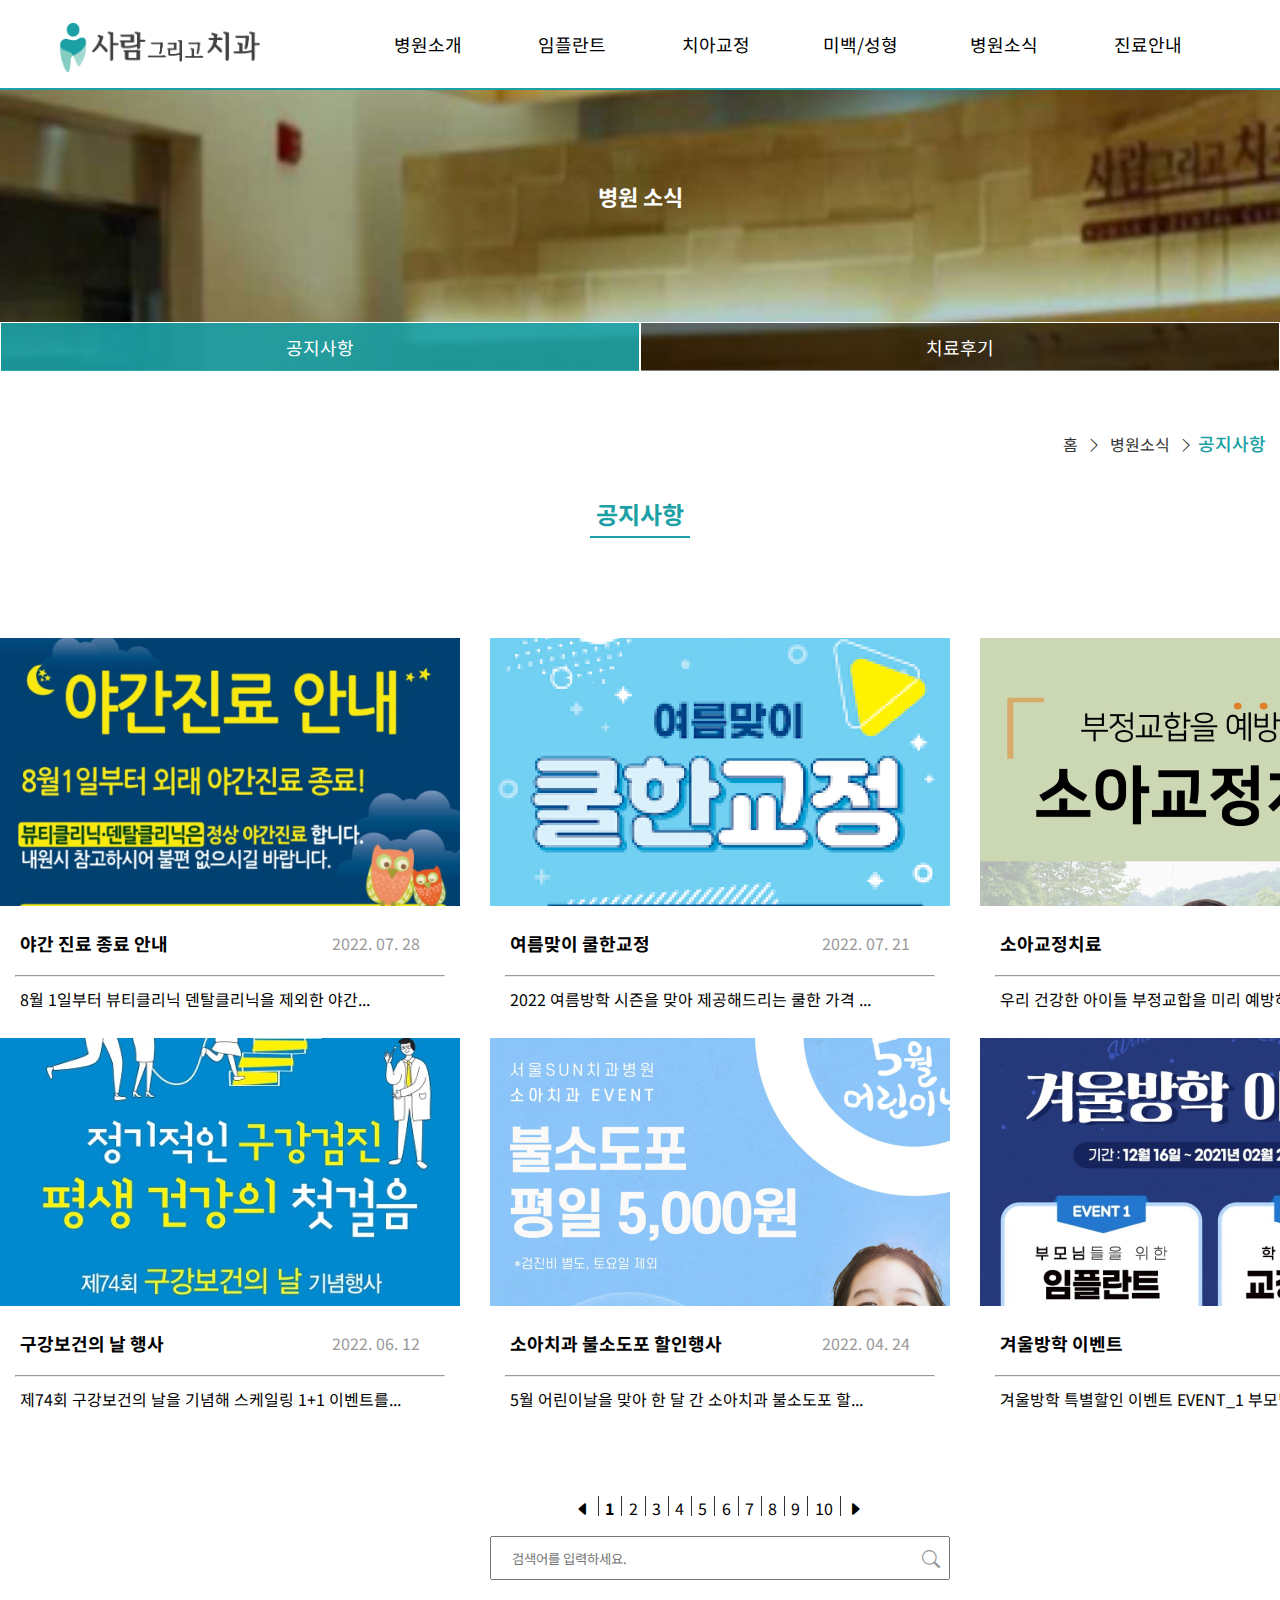
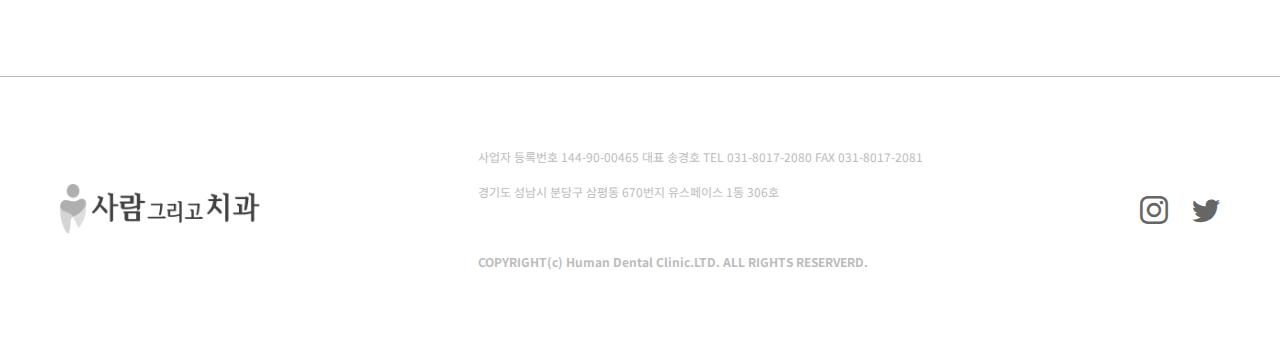
<file: community.html>
<!DOCTYPE html>
<html>
<head>
  <meta charset="utf-8">
  <meta name="viewport" content="width=device-width">
  <title>사람그리고치과</title>
  <!-- pc-community.css-->
  <link rel="stylesheet" href="css/pc-community.css" media="screen and (min-width: 768px)">
  <!-- mobile-comunity.css-->
  <link rel="stylesheet" href="css/mobile-community.css" media="screen and (max-width: 767px)">
  <!-- jquery cdn-->
  <script src="https://ajax.googleapis.com/ajax/libs/jquery/3.6.0/jquery.min.js"></script>
  <!-- header.js -->
  <script src="js/header.js"></script>
</head>
<body>
    <header>
        <div class="logo">
            <a href="index.html">
                <img src="images/logo.png" alt="logo">
            </a>
        </div>
        <i class="bi bi-list gnb-toggle"></i>
        <div id="gnb">
            <article>
                <h3>H U M A N & D E N T A L  C L I N I C</h3>
                <i class="bi bi-x gnb-close"></i>
            </article>
            <ul>
                <a href="./info.html"><li>병원소개</li></a>
                <a href="./clinic.html"><li>임플란트</li></a>
                <a href="./clinic.html"><li>치아교정</li></a>
                <a href="./clinic.html"><li>미백/성형</li></a>
                <a href="./community.html"><li>병원소식</li></a>
                <a href="./map.html"><li>진료안내</li></a>
            </ul>
        </div>
        <nav>
            <ul class="depth1">
                <li>병원소개
                    <ul class="depth2">
                        <li><a href="./info.html">의료진소개</a></li>
                    </ul>
                </li>
                <li>임플란트
                    <ul class="depth2">
                        <li><a href="./clinic.html">베이직 임플란트</a></li>
                        <li><a href="./clinic.html">레이저 임플란트</a></li>
                        <li><a href="./clinic.html">당일 즉시 임플란트 </a></li>
                        <li><a href="./clinic.html">틀니 임플란트</a></li>
                    </ul>
                </li>
                <li>치아교정
                    <ul class="depth2">
                        <li><a href="./clinic.html">수술교정</a></li>
                        <li><a href="./clinic.html">설측교정</a></li>
                        <li><a href="./clinic.html">성인교정</a></li>
                    </ul>
                </li>
                <li>미백/성형
                    <ul class="depth2">
                        <li><a href="./clinic.html">치아미백</a></li>
                        <li><a href="./clinic.html">치아성형</a></li>
                    </ul>
                </li>
                <li>병원소식
                    <ul class="depth2">
                        <li><a href="./community.html">공지사항</a></li>
                        <li><a href="./community.html">치료후기</a></li>
                    </ul>
                </li>
                <li>진료안내
                    <ul class="depth2">
                        <li><a href="./map.html">진료시간</a></li>
                        <li><a href="./map.html">오시는길</a></li>
                    </ul>
                </li>
            </ul>
        </nav>
    </header>

    <!-- 상단비주얼 -->
    <section id="title">
        <div class="title-img">
            <img src="images/community-title.png" alt="title-img">
            <h1>병원 소식</h1>
            <div class="nav-implant">
                <ul>
                    <li class="on">공지사항</li>
                    <li>치료후기</li>
                </ul>
            </div>
        </div>
        </section>
        <section class="breadcrumb">
            <p>홈&nbsp&nbsp<i class="bi bi-chevron-right"></i>&nbsp&nbsp병원소식&nbsp&nbsp<i class="bi bi-chevron-right"></i><span class="strong">&nbsp공지사항&nbsp</span></p>
        </section>
        <main>

            <h2>공지사항</h2>
            <!-- <p>사람 그리고 치과를 찾아주셔서 감사합니다.</p> -->
            <section>
                <div class="row">
                    <img src="./images/event01.jpeg" alt="이벤트썸네일">
                    <article>
                        <h6>야간 진료 종료 안내</h6>
                        <p>2022. 07. 28</p>
                    </article>
                    <hr>
                    <p> 8월 1일부터 뷰티클리닉 덴탈클리닉을 제외한 야간...</p>
                </div>
                <div class="row">
                    <img src="images/event02.jpeg" alt="이벤트썸네일">
                    <article>
                        <h6>여름맞이 쿨한교정</h6>
                        <p>2022. 07. 21</p>
                    </article>
                    <hr>
                    <p>2022 여름방학 시즌을 맞아 제공해드리는 쿨한 가격 ...</p>
                </div>
                <div class="row">
                    <img src="images/event03.jpeg" alt="이벤트썸네일">
                    <article>
                        <h6>소아교정치료</h6>
                        <p>2022. 06. 08</p>
                    </article>
                    <hr>
                    <p>우리 건강한 아이들 부정교합을 미리 예방하는 소아...</p>
                </div>
                <div class="row">
                    <img src="images/event04.jpeg" alt="이벤트썸네일">
                    <article>
                        <h6>구강보건의 날 행사</h6>
                        <p>2022. 06. 12</p>
                    </article>
                    <hr>
                    <p>제74회 구강보건의 날을 기념해 스케일링 1+1 이벤트를...</p>
                </div>
                <div class="row">
                    <img src="./images/event05.jpeg" alt="이벤트썸네일">
                    <article>
                        <h6>소아치과 불소도포 할인행사</h6>
                        <p>2022. 04. 24</p>
                    </article>
                    <hr>
                    <p>5월 어린이날을 맞아 한 달 간 소아치과 불소도포 할... </p>
                </div>
                <div class="row">
                    <img src="images/event06.jpeg" alt="이벤트썸네일">
                    <article>
                        <h6>겨울방학 이벤트</h6>
                        <p>2021. 12. 09</p>
                    </article>
                    <hr>
                    <p>겨울방학 특별할인 이벤트  EVENT_1  부모님들을 위..</p>
                </div>
            </section>
            <div class="search-box">
                <ul>
                    <li><i class="bi bi-caret-left-fill"></i></li>
                    <li>1</li>
                    <li>2</li>
                    <li>3</li>
                    <li>4</li>
                    <li>5</li>
                    <li>6</li>
                    <li>7</li>
                    <li>8</li>
                    <li>9</li>
                    <li>10</li>
                    <li><i class="bi bi-caret-right-fill"></i></li>
                </ul>
                <div class="input-box">
                <input type="text" placeholder="검색어를 입력하세요.">
                <i class="bi bi-search"></i>
            </div>
            </div>
        </main>
        <footer>
            <img src="images/footer.png" alt="footer">
            <p>사업자 등록번호 144-90-00465   대표 송경호   TEL 031-8017-2080   FAX 031-8017-2081 <br>
            경기도 성남시 분당구 삼평동 670번지 유스페이스 1동 306호 <br><br>
                
            <strong>COPYRIGHT(c) Human Dental Clinic.LTD. ALL RIGHTS RESERVERD.</strong></p>
            <div class="sns"><a href="./"><i class="bi bi-instagram"></i></a>
            <a href="./"><i class="bi bi-twitter"></i></a></div>
        </footer>
</body>
</html>
</file>
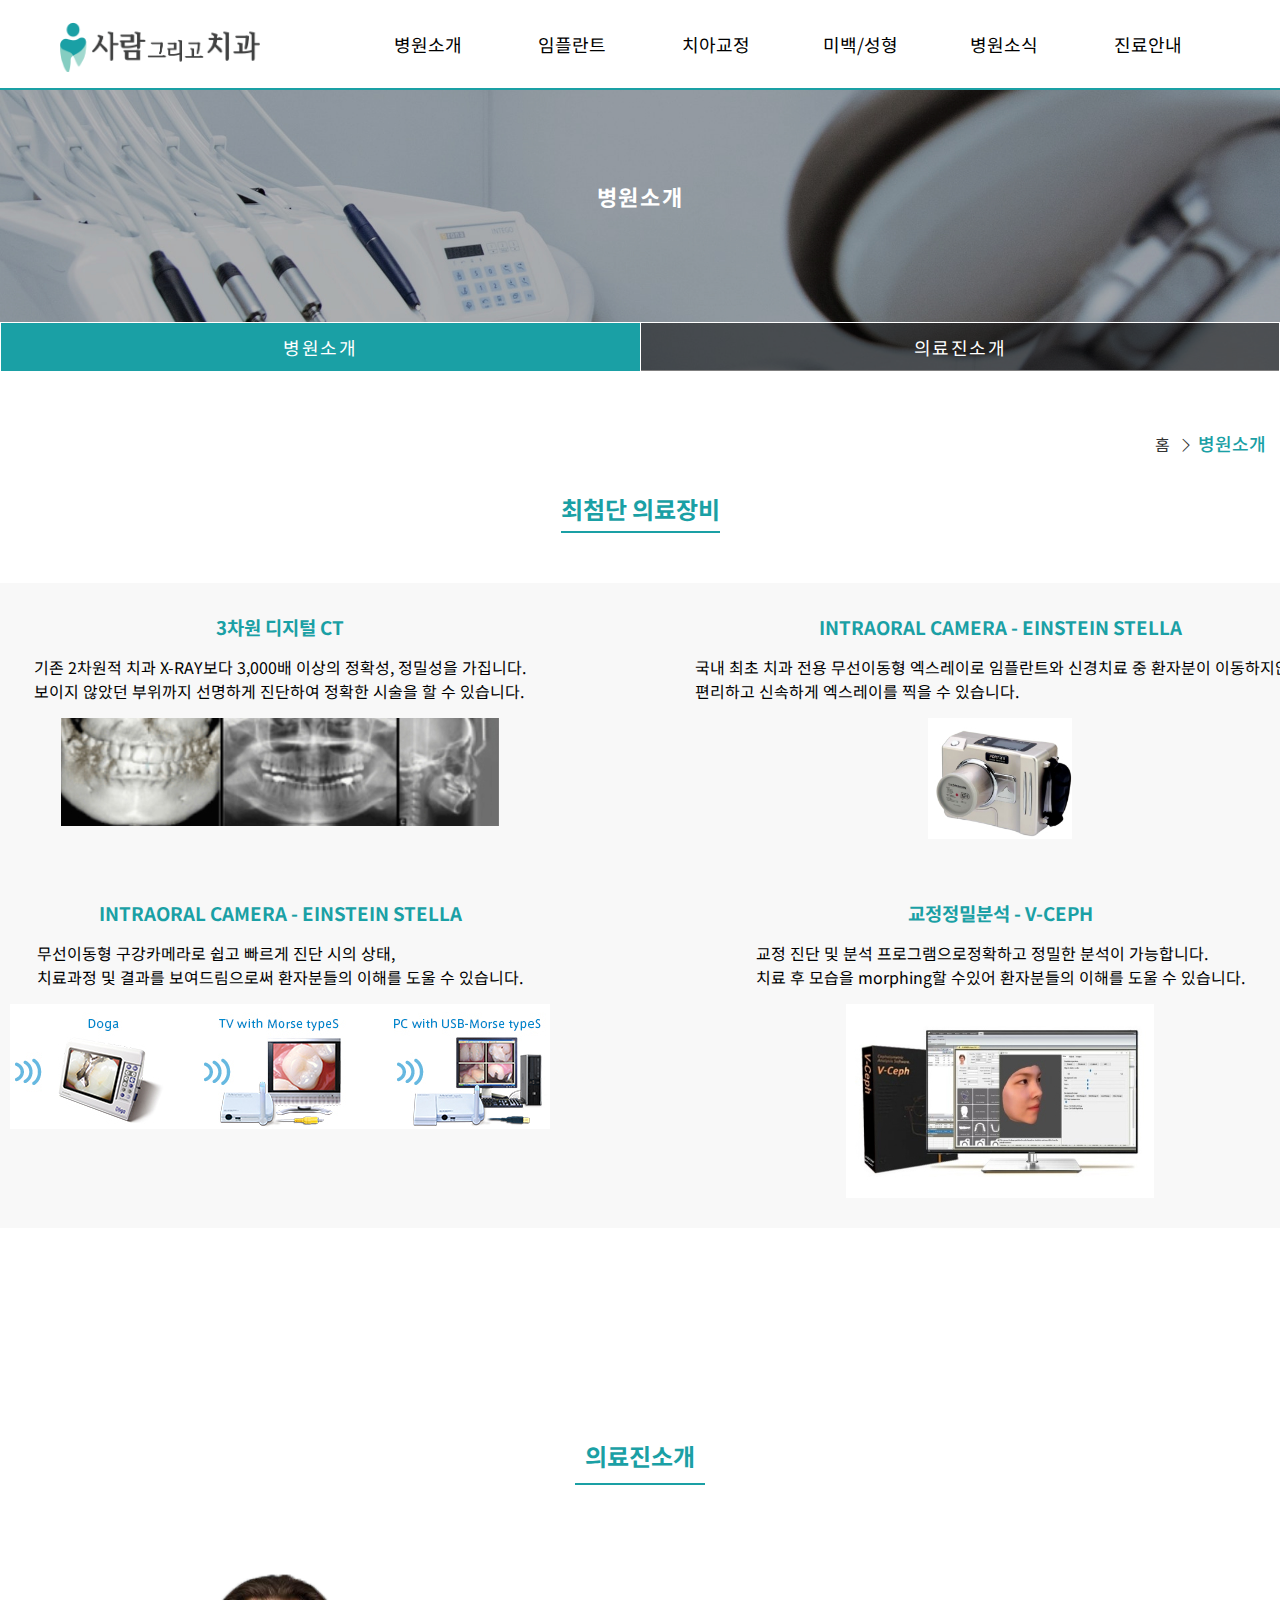
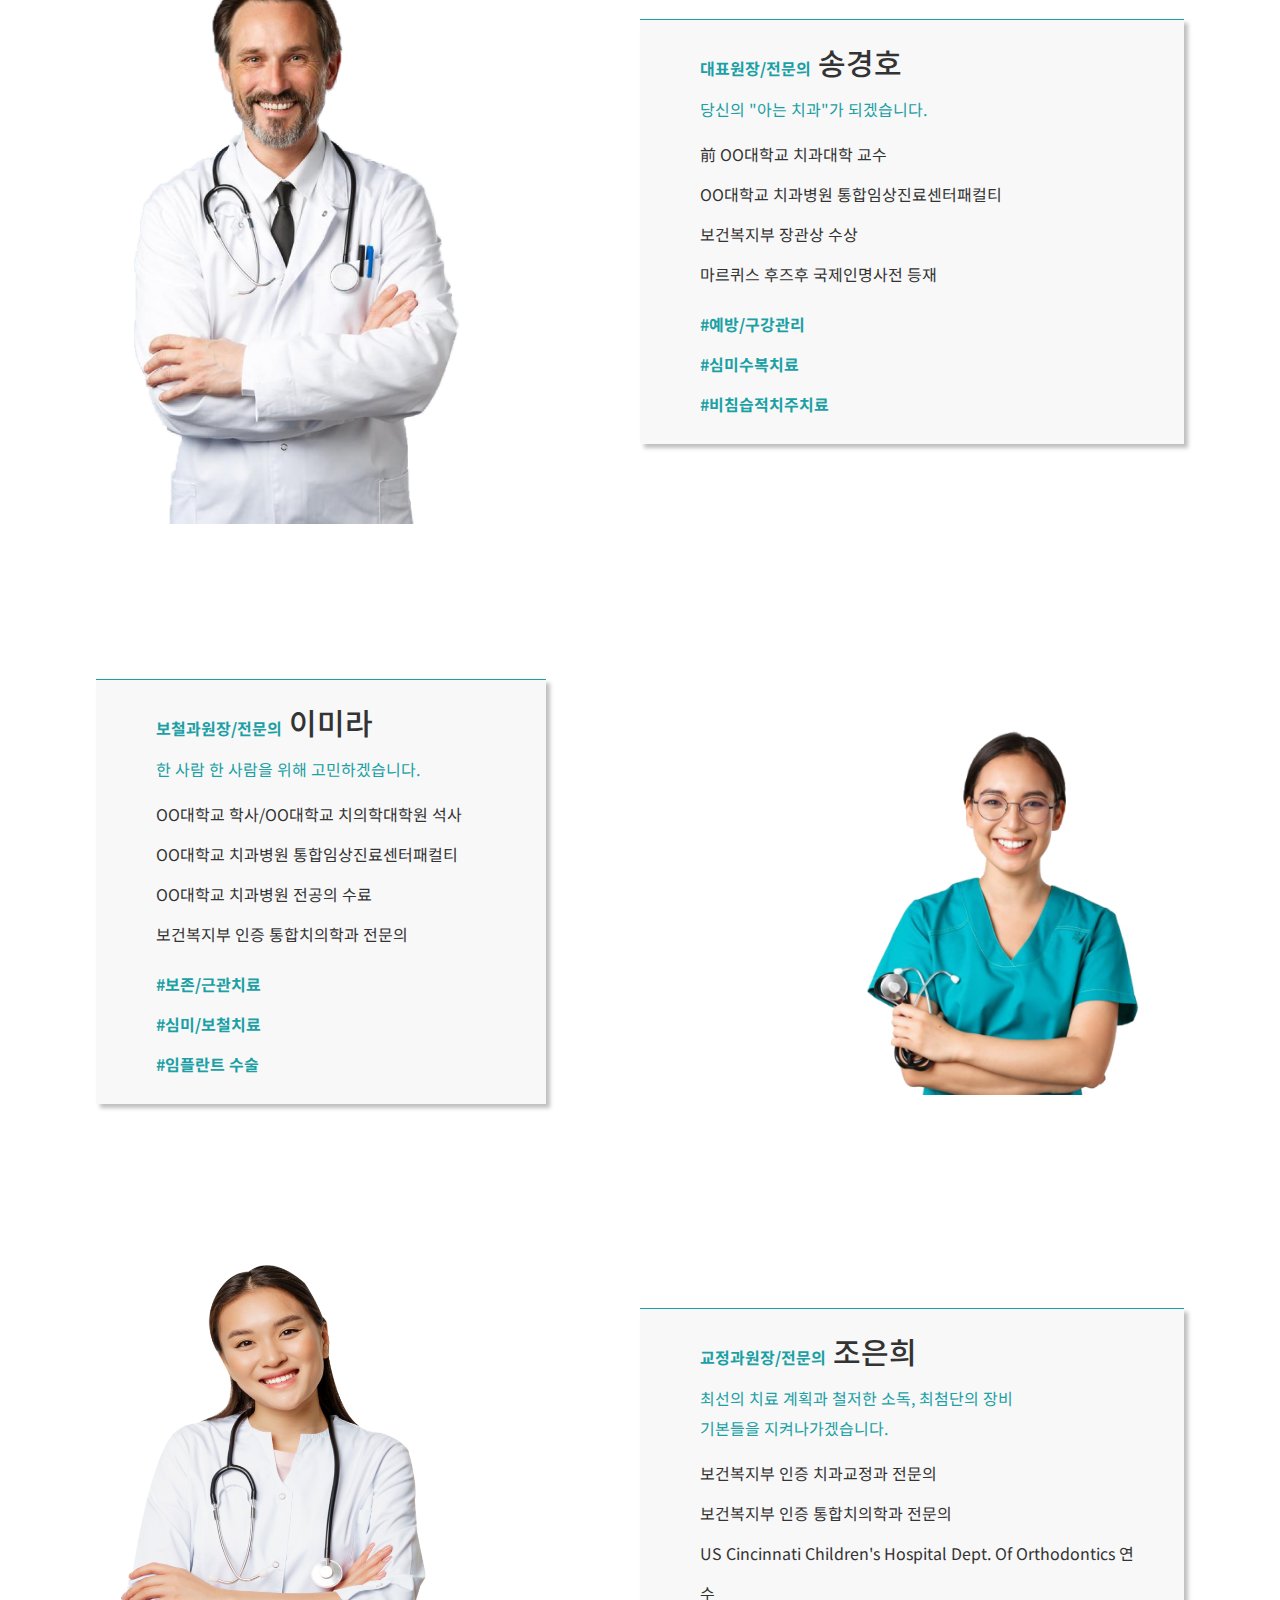
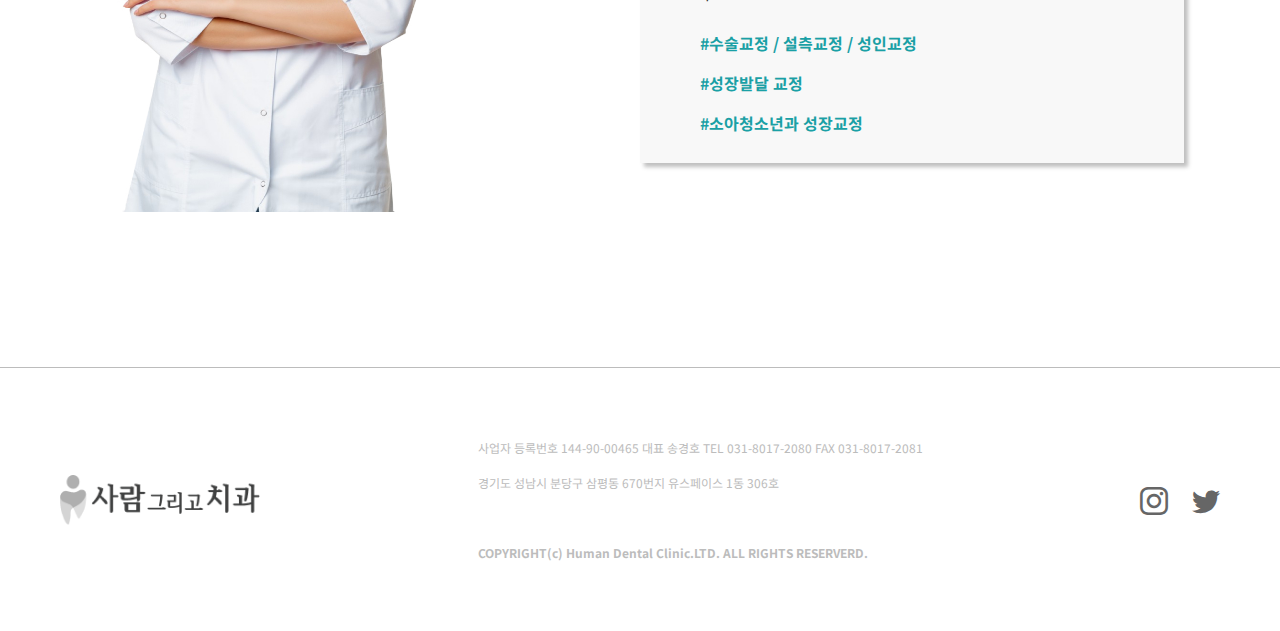
<file: info.html>
<!DOCTYPE html>
<html lang="en">

<head>
    <meta charset="UTF-8">
    <meta http-equiv="X-UA-Compatible" content="IE=edge">
    <meta name="viewport" content="width=device-width, initial-scale=1.0">
    <title>사람그리고치과</title>
    <!-- pc-info.css -->
    <link rel="stylesheet" href="css/pc-info.css" media="screen and (min-width: 768px)">
    <!-- mobile-info.css -->
    <link rel="stylesheet" href="css/mobile-info.css" media="screen and (max-width: 767px)">
    <!-- jquery cdn -->
    <script src="https://ajax.googleapis.com/ajax/libs/jquery/3.6.0/jquery.min.js"></script>
    <!-- header.js -->
    <script src="js/header.js"></script>
</head>

<body id="info">
    <header>
        <div class="logo">
            <a href="index.html">
                <img src="images/logo.png" alt="logo">
            </a>
        </div>
        <i class="bi bi-list gnb-toggle"></i>
        <div id="gnb">
            <article>
                <h3>H U M A N & D E N T A L  C L I N I C</h3>
                <i class="bi bi-x gnb-close"></i>
            </article>
            <ul>
                <a href="./info.html"><li>병원소개</li></a>
                <a href="./clinic.html"><li>임플란트</li></a>
                <a href="./clinic.html"><li>치아교정</li></a>
                <a href="./clinic.html"><li>미백/성형</li></a>
                <a href="./community.html"><li>병원소식</li></a>
                <a href="./map.html"><li>진료안내</li></a>
            </ul>
        </div>
        <nav>
            <ul class="depth1">
                <li>병원소개
                    <ul class="depth2">
                        <li><a href="./info.html">의료진소개</a></li>
                    </ul>
                </li>
                <li>임플란트
                    <ul class="depth2">
                        <li><a href="./clinic.html">베이직 임플란트</a></li>
                        <li><a href="./clinic.html">레이저 임플란트</a></li>
                        <li><a href="./clinic.html">당일 즉시 임플란트 </a></li>
                        <li><a href="./clinic.html">틀니 임플란트</a></li>
                    </ul>
                </li>
                <li>치아교정
                    <ul class="depth2">
                        <li><a href="./clinic.html">수술교정</a></li>
                        <li><a href="./clinic.html">설측교정</a></li>
                        <li><a href="./clinic.html">성인교정</a></li>
                    </ul>
                </li>
                <li>미백/성형
                    <ul class="depth2">
                        <li><a href="./clinic.html">치아미백</a></li>
                        <li><a href="./clinic.html">치아성형</a></li>
                    </ul>
                </li>
                <li>병원소식
                    <ul class="depth2">
                        <li><a href="./community.html">공지사항</a></li>
                        <li><a href="./community.html">치료후기</a></li>
                    </ul>
                </li>
                <li>진료안내
                    <ul class="depth2">
                        <li><a href="./map.html">진료시간</a></li>
                        <li><a href="./map.html">오시는길</a></li>
                    </ul>
                </li>
            </ul>
        </nav>
    </header>
    <section class="info_container">
        <section id="title">
            <div class="title-img">
                <img src="images/info_background.jpeg" alt="title-img">
                <h1>병원소개</h1>
                <div class="nav-info">
                    <ul>
                        <li onclick="scrollclinic()" class="tab_clinic on">병원소개</li>
                        <li onclick="scrolldoctor()" class="tab_doctor">의료진소개</li>
                    </ul>
                </div>
            </div>
        </section>

        <section class="breadcrumb">
            <p>홈&nbsp&nbsp<i class="bi bi-chevron-right"></i><span class="strong">&nbsp병원소개&nbsp</span></p>
        </section>
        <div class="info_clinic">
            <h2>최첨단 의료장비</h2>
            <!-- main -->

            <div class="info_clinic_background">

                <div class="info_col">
                    <h3>3차원 디지털 CT</h3>
                    <p>기존 2차원적 치과 X-RAY보다 3,000배 이상의 정확성, 정밀성을 가집니다.<br>
                        보이지 않았던 부위까지 선명하게 진단하여 정확한 시술을 할 수 있습니다.
                    </p>
                    <img src="images/info-system_1.jpeg" alt="CT">
                </div>
                <div class="info_col">
                    <h3>INTRAORAL CAMERA - EINSTEIN STELLA
                    </h3>
                    <p>국내 최초 치과 전용 무선이동형 엑스레이로 임플란트와 신경치료 중 환자분이 이동하지않고<br>
                        편리하고 신속하게 엑스레이를 찍을 수 있습니다.
                    </p>
                    <img src="images/info-system_2.jpeg" alt="X-ray">
                </div>
                <div class="info_col">
                    <h3>INTRAORAL CAMERA - EINSTEIN STELLA
                    </h3>
                    <p>무선이동형 구강카메라로 쉽고 빠르게 진단 시의 상태,<br>
                        치료과정 및 결과를 보여드림으로써 환자분들의 이해를 도울 수 있습니다.</p>
                    <img src="images/info-system_3.jpeg" alt=" CAMERA">
                </div>
                <div class="info_col">
                    <h3>교정정밀분석 - V-CEPH</h3>
                    <p>교정 진단 및 분석 프로그램으로정확하고 정밀한 분석이 가능합니다.<br>
                        치료 후 모습을 morphing할 수있어 환자분들의 이해를 도울 수 있습니다.</p>
                    <img src="images/info-system_4.jpeg" alt="V-CEPH">
                </div>
            </div>
        </div>

        <div class="info_doctor">
            <h2>의료진소개</h2>
            <div class="doctor_col">
                <ul>
                    <li><img src="images/info_doctor_1.jpeg" alt="doctor_picture"></li>
                    <li class="doctor_box">
                        <div class="doctor_box_container">
                            <h4>대표원장/전문의<span>&nbsp;송경호</span></h4>
                            <p class="comment">당신의 "아는 치과"가 되겠습니다.</p>
                            <p>前 OO대학교 치과대학 교수<br>
                                OO대학교 치과병원 통합임상진료센터패컬티<br>
                                보건복지부 장관상 수상<br>
                                마르퀴스 후즈후 국제인명사전 등재 </p>
                            <p class="tag">#예방/구강관리<br>
                                #심미수복치료<br>
                                #비침습적치주치료</p>
                        </div>
                    </li>
                </ul>
            </div>

            <div class="doctor_col">
                <ul>
                    <li class="doctor_box">
                        <div class="doctor_box_container">
                            <h4>보철과원장/전문의<span>&nbsp;이미라</span></h4>
                            <p class="comment">한 사람 한 사람을 위해 고민하겠습니다.</p>
                            <p>OO대학교 학사/OO대학교 치의학대학원 석사<br>
                                OO대학교 치과병원 통합임상진료센터패컬티<br>
                                OO대학교 치과병원 전공의 수료<br>
                                보건복지부 인증 통합치의학과 전문의
                            </p>
                            <p class="tag">#보존/근관치료<br>
                                #심미/보철치료<br>
                                #임플란트 수술</p>
                        </div>
                    </li>
                    <li> <img src="images/info_doctor_2.jpeg" alt="doctor_picture"></li>
                </ul>
            </div>
            <div class="doctor_col">
                <ul>
                    <li><img src="images/info_doctor_3.jpeg" alt="doctor_picture"></li>
                    <li class="doctor_box">
                        <div class="doctor_box_container">
                            <h4>교정과원장/전문의<span>&nbsp;조은희</span></h4>
                            <p class="comment">최선의 치료 계획과 철저한 소독, 최첨단의 장비<br>
                                기본들을 지켜나가겠습니다. </p>
                            <p>보건복지부 인증 치과교정과 전문의<br>
                                보건복지부 인증 통합치의학과 전문의<br>
                                US Cincinnati Children's Hospital Dept. Of Orthodontics 연수
                            </p>
                            <p class="tag">#수술교정 / 설측교정 / 성인교정<br>

                                #성장발달 교정<br>

                           #소아청소년과 성장교정 </p>
                        </div>
                    </li>
                </ul>
            </div>

        </div>
    </section>
    <footer>
        <img src="images/footer.png" alt="footer">
        <p>사업자 등록번호 144-90-00465   대표 송경호   TEL 031-8017-2080   FAX 031-8017-2081 <br>
        경기도 성남시 분당구 삼평동 670번지 유스페이스 1동 306호 <br><br>
            
        <strong>COPYRIGHT(c) Human Dental Clinic.LTD. ALL RIGHTS RESERVERD.</strong></p>
        <div class="sns"><a href="./"><i class="bi bi-instagram"></i></a>
        <a href="./"><i class="bi bi-twitter"></i></a></div>
    </footer>
</body>

</html>
</file>
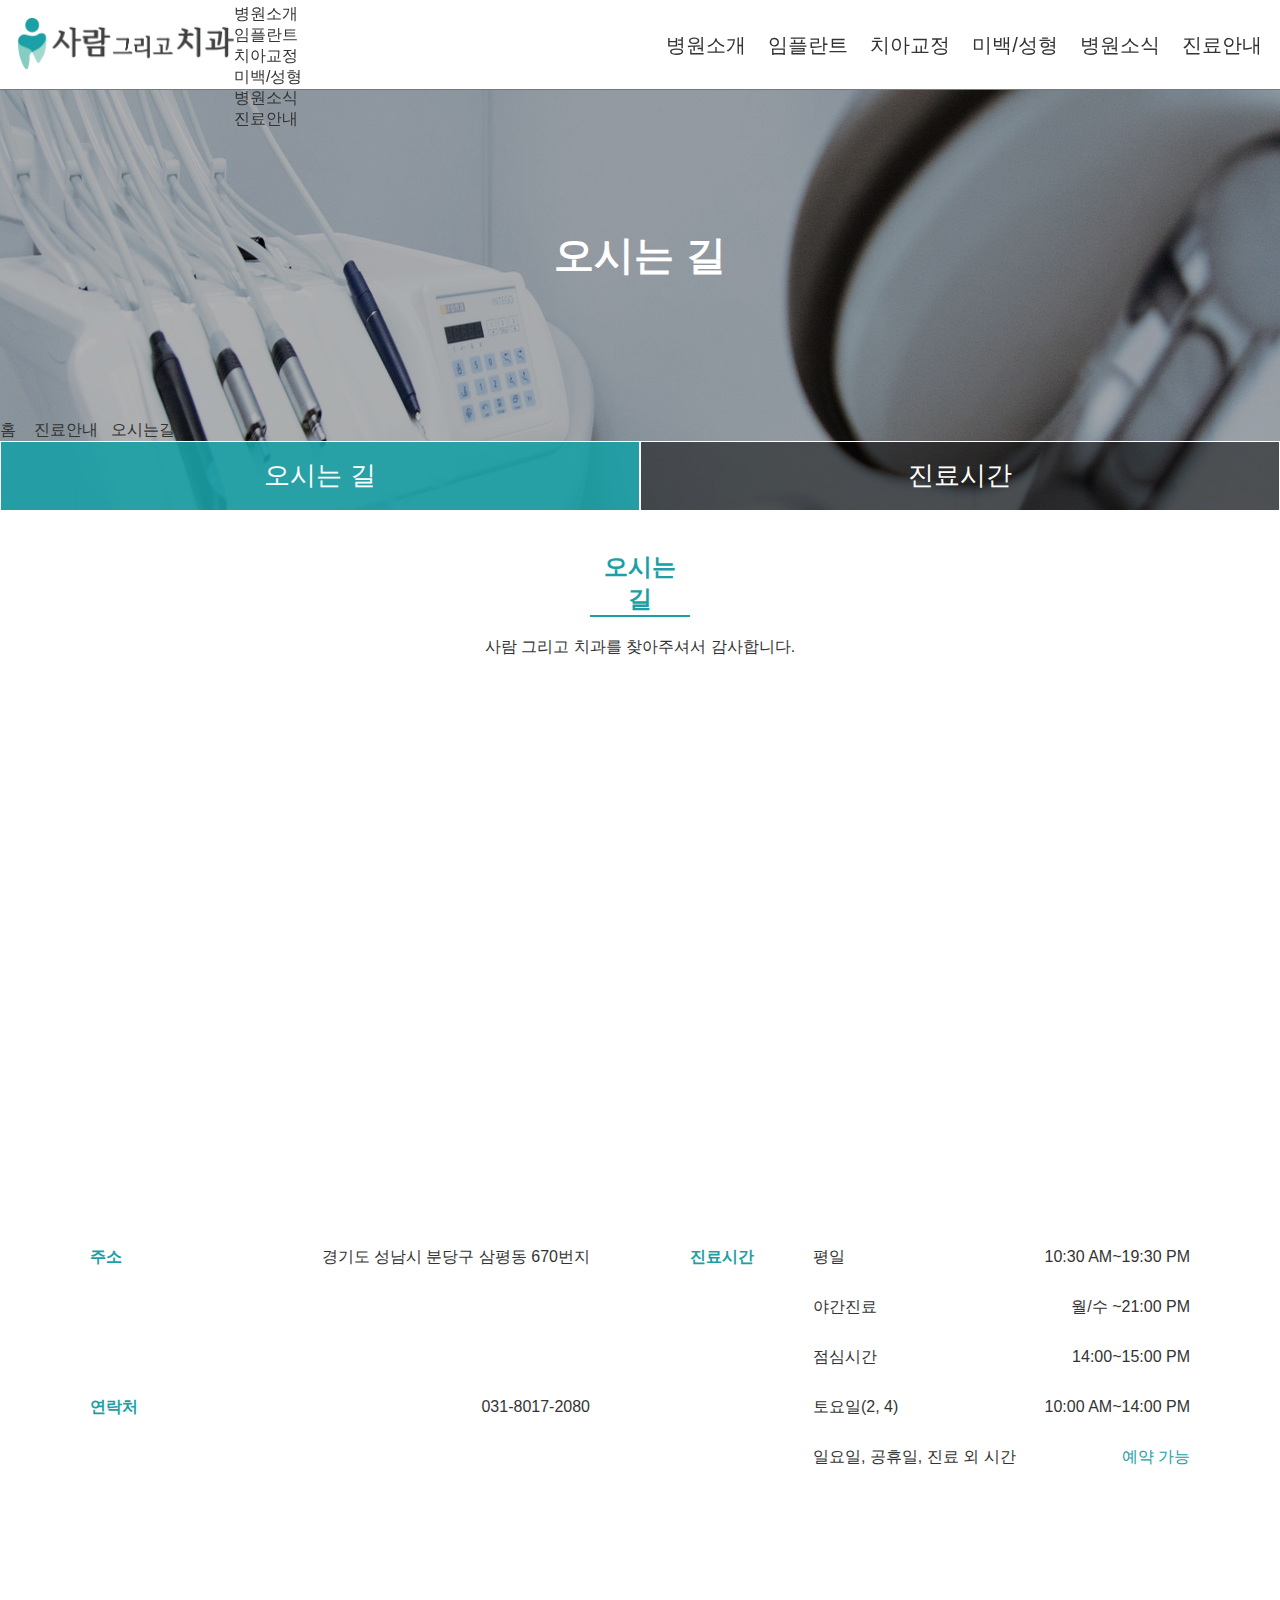
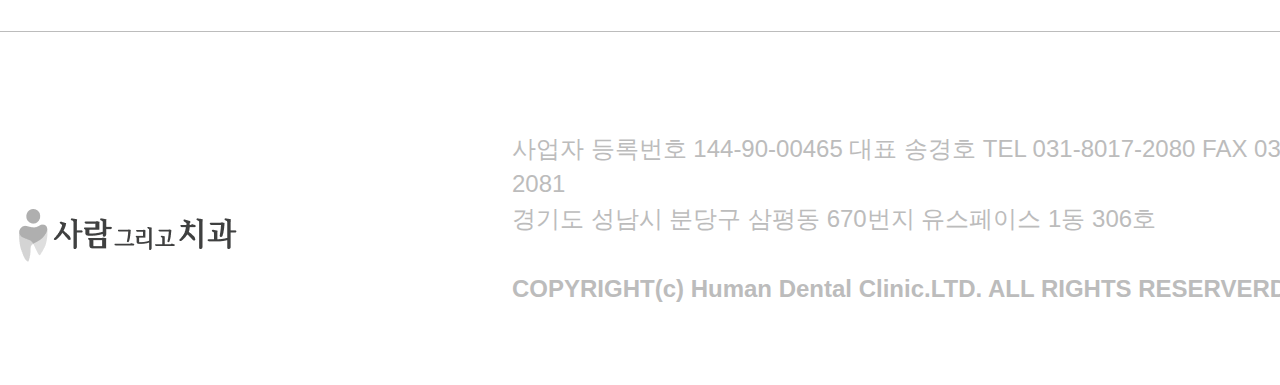
<file: map.html>
<!DOCTYPE html>
<html>
<head>
  <meta charset="utf-8">
  <meta name="viewport" content="width=device-width">
  <title>사람그리고치과</title>
  <!-- pc-map.css-->
  <link rel="stylesheet" href="css/pc-map.css" media="screen and (min-width: 768px)">
  <!-- mobile-map.css-->
  <link rel="stylesheet" href="css/mobile-map.css" media="screen and (max-width: 767px)">
  <!-- jquery cdn-->
  <script src="https://ajax.googleapis.com/ajax/libs/jquery/3.6.0/jquery.min.js"></script>
    <!-- header.js -->
  <script src="js/header.js"></script>
</head>
<body>
    <header>
        <div class="logo">
            <a href="index.html">
                <img src="images/logo.png" alt="logo">
            </a>
        </div>
        <i class="bi bi-list gnb-toggle"></i>
        <div id="gnb">
            <article>
                <h3>H U M A N & D E N T A L  C L I N I C</h3>
                <i class="bi bi-x gnb-close"></i>
            </article>
            <ul>
                <a href="./info.html"><li>병원소개</li></a>
                <a href="./clinic.html"><li>임플란트</li></a>
                <a href="./clinic.html"><li>치아교정</li></a>
                <a href="./clinic.html"><li>미백/성형</li></a>
                <a href="./community.html"><li>병원소식</li></a>
                <a href="./map.html"><li>진료안내</li></a>
            </ul>
        </div>
        <nav>
            <ul class="depth1">
                <li>병원소개
                    <ul class="depth2">
                        <li><a href="./info.html">의료진소개</a></li>
                    </ul>
                </li>
                <li>임플란트
                    <ul class="depth2">
                        <li><a href="./clinic.html">베이직 임플란트</a></li>
                        <li><a href="./clinic.html">레이저 임플란트</a></li>
                        <li><a href="./clinic.html">당일 즉시 임플란트 </a></li>
                        <li><a href="./clinic.html">틀니 임플란트</a></li>
                    </ul>
                </li>
                <li>치아교정
                    <ul class="depth2">
                        <li><a href="./clinic.html">수술교정</a></li>
                        <li><a href="./clinic.html">설측교정</a></li>
                        <li><a href="./clinic.html">성인교정</a></li>
                    </ul>
                </li>
                <li>미백/성형
                    <ul class="depth2">
                        <li><a href="./clinic.html">치아미백</a></li>
                        <li><a href="./clinic.html">치아성형</a></li>
                    </ul>
                </li>
                <li>병원소식
                    <ul class="depth2">
                        <li><a href="./community.html">공지사항</a></li>
                        <li><a href="./community.html">치료후기</a></li>
                    </ul>
                </li>
                <li>진료안내
                    <ul class="depth2">
                        <li><a href="./map.html">진료시간</a></li>
                        <li><a href="./map.html">오시는길</a></li>
                    </ul>
                </li>
            </ul>
        </nav>
    </header>

    <section id="title">
        <div class="title-img">
            <img src="images/map-title.png" alt="title-img">
            <h1>오시는 길</h1>
            <div class="nav-implant">
                <ul>
                    <li class="on">오시는 길</li>
                    <li>진료시간</li>
                </ul>
            </div>
        </div>
        </section>
        <section class="breadcrumb">
            <p>홈&nbsp&nbsp<i class="bi bi-chevron-right"></i>&nbsp&nbsp진료안내&nbsp&nbsp<i class="bi bi-chevron-right"></i><span class="strong">&nbsp오시는길&nbsp</span></p>
        </section>
        <main>

            <h2>오시는 길</h2>
            <p>사람 그리고 치과를 찾아주셔서 감사합니다.</p>
            <iframe src="https://www.google.com/maps/embed?pb=!1m18!1m12!1m3!1d3169.541107487563!2d127.10431825109586!3d37.40068327973024!2m3!1f0!2f0!3f0!3m2!1i1024!2i768!4f13.1!3m3!1m2!1s0x357ca7c3bc0284df%3A0x77db63f24f216640!2z7IKs656M6re466as6rOg7LmY6rO87J2Y7JuQ!5e0!3m2!1sko!2skr!4v1660029109098!5m2!1sko!2skr"style="border:0;" allowfullscreen="" loading="lazy" referrerpolicy="no-referrer-when-downgrade"></iframe>
            <section>
                <div class="article-box">
                    <article>
                        <h4>주소</h4>
                        <p>경기도 성남시 분당구 삼평동 670번지</p>
                    </article>
                    <article>
                        <h4>연락처</h4>
                        <p>031-8017-2080</p>
                    </article>
                </div>
                <article class="article-right">
                    <h4>진료시간</h4>
                    <p class="p-left">
                        평일<br>
                        야간진료<br>
                        점심시간<br>
                        토요일(2, 4)<br>
                        일요일, 공휴일, 진료 외 시간
                    </p>
                    <p>
                        10:30 AM~19:30 PM<br>
                        월/수    ~21:00 PM<br>
                        14:00~15:00 PM<br>
                        10:00 AM~14:00 PM<br>
                        <span>예약 가능</span>
                    </p>
                </article>
            </section>
        </main>
        <footer>
            <img src="images/footer.png" alt="footer">
            <p>사업자 등록번호 144-90-00465   대표 송경호   TEL 031-8017-2080   FAX 031-8017-2081 <br>
            경기도 성남시 분당구 삼평동 670번지 유스페이스 1동 306호 <br><br>
                
            <strong>COPYRIGHT(c) Human Dental Clinic.LTD. ALL RIGHTS RESERVERD.</strong></p>
            <div class="sns"><a href="./"><i class="bi bi-instagram"></i></a>
            <a href="./"><i class="bi bi-twitter"></i></a></div>
        </footer>
</body>
</html>
</file>
<file: css/pc-map.css>
:root {
    --main-color: #1aa0a5;
    --sub-color: #a2d9cf;
    --text-color: #333333;
    --pc-header-height: 90px;
}

* {
    margin: 0;
    padding: 0;
    box-sizing: border-box;
}

a {
    text-decoration: none;
    color: #333;
}

ul {
    list-style: none;
    text-decoration: none;
}

body {
    width: 100vw;
    color: #333;
    margin: 0;
    font-family: 'Noto Sans KR', sans-serif;
    color: var(--text-color);
}

li:hover {
    cursor: pointer;
}

/* noto sans kr */
@import url('https://fonts.googleapis.com/css2?family=Noto+Sans+KR:wght@400;500;700&display=swap');

/* ---------<header>--------- */
.logo img {
    width: 216px;
    height: 52px;
}

header {
    margin: 0 auto;
    width: 100vw;
    height: 90px;
    position: fixed;
    display: flex;
    justify-content: space-between;
    align-items: center;
    z-index: 999;
    border-bottom: var(--main-color) 1px solid;
    background-color: #fff;
    padding: 31px 18px;
}

header nav{
    height: 90px;
    width: 80%;
    font-size: 20px;
    margin-left: 20%;
}

.depth1{
    height: 100%;
    display: flex;
    justify-content: space-between;
    align-items: center;
    white-space: nowrap;
}

.depth1 li{
    text-align: center;
    line-height: 80px;
}

.depth1> li > a{
    display: block;
    padding: 0 40px;
    width: 100%;
    height: 90px;
}

.depth2{
    position: fixed;
    /*display: flex;*/
    display: none;
    justify-content: center;
    align-items: center;
    top: 90px;
    right: 0;
    height: 80px;
    width: 68%;
}

.depth2::before{
    content: "";
    display: block;
    width: 100vw;
    height: 80px;
    position: absolute;
    z-index: -1;
    top: 0;
    right: 0;
    background: rgba(255,255,255,0.7);
}

.depth2.on{
    display: flex;
}

.depth2 li{
    width: 100%;
}

/* hover */
.depth1 > li > a:hover{
    color: #1aa0a5;
    font-weight: 700;
}

.depth2 > li > a:hover{
    transition: .3s;
    color: #1aa0a5;
}

#title{
    width: 100vw;
    height: 420px;
}

.title-img img {
    width: 100vw;
    height: 420px;
    margin-top: 90px;
}

.title-img h1 {
    position: absolute;
    top: 228px;
    left: 50%;
    transform: translateX(-50%);
    font-family: 'Noto Sans KR',sans-serif;
    font-style: normal;
    font-weight: 700;
    font-size: 40px;
    text-align: center;
    color: #fff;
}

.nav-implant{
    position: relative;
}

.nav-implant ul{
    position: absolute;
    display: flex;
    bottom: 3px;
    width: 100%;
}

.nav-implant ul li {
    width: calc(100% / 2);
    height: 70px;
    background: rgba(0, 0, 0, 0.5);
    border: 1px solid #FFFFFF;
    font-weight: 400;
    font-size: 26px;
    line-height: 66px;
    text-align: center;
    color: #FFFFFF;
}

.nav-implant .on {
    background: rgba(26, 160, 165, 0.9);
}

main{
    width: 100vw;
    height: 1100px;
    margin-top: 90px;
}

main h2{
    width: 100px;
    text-align: center;
    position: relative;
    left: 50%;
    transform: translateX(-50%);
    color: var(--main-color);
    border-bottom: 2px solid var(--main-color);
   padding-top: 20px;
    margin-bottom: 20px;
}

main > p{
    text-align: center;
    margin-bottom: 20px;
}

main iframe{
    width: 100%;
    height: 450px;
}

main section{
    width: 100%;
    height: 500px;
    display: flex;
    justify-content: center;
    gap: 100px;
    align-items: center;
}

main section article{
    display: flex;
    justify-content: space-between;
    height: calc(300px / 2);
    width: 500px;
    line-height: 50px;
}

main section article h4{
    color: var(--main-color);
    padding-right: 30px;
}

main section article p{
    text-align: right;
}

/* main section article p span{
} */

.article-right{
    height: 300px;
}

.article-right .p-left{
    text-align: left;
}

.article-right p span{
    color: var(--main-color);
    font-weight: 500;
}

/* footer */

footer  {
    box-sizing: border-box;

    position: relative;
    width: 100vw;
    height: 354px;
    left: 0px;
    bottom: 0;
    z-index: 5000;
    background: #FFFFFF;
    border-top: 1px solid #BCBCBC;
}
footer img{
    position: absolute;
    top: 50%;
    left: 10%;
    transform: translate(-50%);
    line-height: 354px;
}
footer p {
    position: absolute;
    width: 899px;
    height: 140px;
    left: 40%;
    top: 99px;

    font-family: 'Noto Sans KR', sans-serif;
    font-style: normal;
    font-weight: 400;
    font-size: 24px;
    line-height: 35px;

    color: #BCBCBC;
}

footer a .bi-instagram {
    position: absolute;
    right: 10.1%;
    top: 42.94%;
    bottom: 45.76%;
    font-size: 50px;
}

footer a .bi-twitter {
    position: absolute;
    right: 5.26%;
    top: 42.94%;
    bottom: 45.76%;
    font-size: 50px;
}

footer .bi{
    color: #666;
}
</file>
<file: css/pc-community.css>
@import url("./pc-reset.css");


#title{
    width: 100vw;
    height: 280px;
}
.title-img img {
    width: 100vw;
    height: 280px;
    margin-top: 90px;
    object-fit: cover;
}

.title-img h1 {
    position: absolute;
    top: 180px;
    left: 50%;
    transform: translateX(-50%);
    font-family: 'Noto Sans KR',sans-serif;
    font-style: normal;
    font-weight: 700;
    font-size: 22px;
    text-align: center;
    color: #fff;
}

.nav-implant{
    position: relative;
}

.nav-implant ul{
    position: absolute;
    display: flex;
    bottom: 3px;
    width: 100%;
}

.nav-implant ul li {
    width: calc(100% / 2);
    height: 50px;
    background: rgba(0, 0, 0, 0.5);
    border: 1px solid #FFFFFF;
    font-weight: 400;
    font-size: 18px;
    line-height: 48px;
    text-align: center;
    color: #FFFFFF;
}


.nav-implant .on {
    background: rgba(26, 160, 165, 0.9);
}
main{
    width: 100vw;
    height: 1350px;
    padding-top: 90px;
}
main h2{
    width: 100px;
    text-align: center;
    position: relative;
    left: 50%;
    transform: translateX(-50%);
    color: var(--main-color);
    border-bottom: 2px solid var(--main-color);
   padding-top: 80px;
   padding-bottom: 5px;
    margin-bottom: 100px;
}
main > p{
    text-align: center;
    margin-bottom: 20px;
}
main section{
    min-width: 1440px;
    width: 1440px;
    height: 800px;
    margin: 0 auto;
    display: flex;
    justify-content: space-between;
    flex-wrap: wrap;
}
main section .row{
    width: 460px;
    height: 388px;
}
main section .row img{
    width: 460px;
    height: 268px;
}
main section .row article{
    display: flex;
    justify-content: space-between;
    align-items: center;
    padding: 10px 20px;
}
main section .row article h6{
    font-size: 18px;
}
main section .row article p{
    font-size: 16px;
    color: #999;
}
.row hr{
    margin: 0 15px;
}
main section .row p{
    font-size: 16px;
    padding: 10px 20px;
    /*
    글자가 지정 width값 이상으로 넘어갈시 ... 표시 해주는 코드 현재는 html .row p태그 안에 넣을 내용이 없어 생략
    overflow: hidden;
    text-overflow: ellipsis;
    white-space:nowrap;*/
}

.search-box{
width: 1440px;
height: 200px;
margin: 0 auto;
display: flex;
flex-direction: column;
justify-content: center;
align-items: center;
/* outline: 2px solid red; */
}

.search-box ul{
    width: 300px;
    display: flex;
    justify-content: space-between;
    margin-bottom: 20px;
}
.search-box ul li{
    position: relative;
    height: 20px;
    padding-right: 7px;
    padding-left: 5px;
    border-right: 1px solid #333;
}
.search-box ul li:nth-child(2){
    font-weight: 700;
}
.search-box ul li:last-child{
    border: 0;
}
.search-box ul li .bi{
    font-size: 16px;
}
.input-box{
    position: relative;
}
.search-box input{
    width: 460px;
    height: 42px;
    padding: 20px;
}
.search-box .input-box .bi{
    position: absolute;
    font-size: 18px;
    color: #999;
    right: 10px;
    top: 50%;
    transform: translateY(-50%);
    cursor: pointer;
    z-index: 100;
}
</file>
<file: css/mobile-community.css>
@import url('./mobile-reset.css');

#title{
    width: 100vw;
    height: 96px;
}
.title-img{
    width: 100vw;
    height: 96px;
    position: relative;
}
.title-img img {
    width: 100vw;
    height: 96px;
    margin-top: 70px;

}

.title-img h1 {
    position: absolute;
    top: calc(50% + 70px);
    left: 50%;
    transform: translate(-50%, -50%);
    font-weight: 700;
    font-size: 20px;
    text-align: center;
    color: #fff;

}


.nav-implant ul{
    /* position: absolute;
    display: flex;
    bottom: 3px;
    width: 100%; */
    display: none;
}

.nav-implant ul li {
    /* width: calc(100% / 2);
    height: 70px;
    background: rgba(0, 0, 0, 0.5);
    border: 1px solid #FFFFFF;
    font-weight: 400;
    font-size: 26px;
    line-height: 66px;
    text-align: center;
    color: #FFFFFF; */
}

main h2{
    width: 100px;
    text-align: center;
    position: relative;
    left: 50%;
    transform: translateX(-50%);
    color: var(--main-color);
    border-bottom: 2px solid var(--main-color);
    margin-top: 70px;
    padding-top: 50px;
    margin-bottom: 50px;
}
main > p{
    text-align: center;
    margin-bottom: 20px;
}
main section{
    min-width: 375px;
    width: 375px;
    height: 1720px;
    margin: 0 auto;
    display: flex;
    flex-direction: column;
    align-items: center;
    gap: 150px;
}
main section .row{
    width: 252px;
    height: 144px;
}
main section .row img{
    width: 252px;
    height: 144px;
}
main section .row article{
    display: flex;
    flex-direction: column;
    align-items: center;
    padding-top: 15px;
}
main section .row article h6{
    font-size: 16px;
}
main section .row article p{
    font-size: 14px;
    color: #999;
}
.row hr{
    margin: 0 15px;
}
main section .row p{
    font-size: 14px;
    padding: 10px 20px;
    overflow: hidden;
    text-overflow: ellipsis;
    white-space:nowrap;
    /*
    글자가 지정 width값 이상으로 넘어갈시 ... 표시 해주는 코드 현재는 html .row p태그 안에 넣을 내용이 없어 생략
*/
}

.search-box{
width: 375px;
height: 210px;
margin: 0 auto;
display: flex;
flex-direction: column;
justify-content: center;
align-items: center;
/* outline: 2px solid red; */
}

.search-box ul{
    display: flex;
    justify-content: space-between;
    margin-bottom: 20px;
}
.search-box ul li{
    position: relative;
    height: 20px;
    padding-right: 7px;
    padding-left: 6px;
    border-right: 1px solid #333;
    display: flex;
    justify-content: center;
    align-items: center;
    font-size: 14px;
    color: #333;
}
.search-box ul li:nth-child(2){
    font-weight: 700;
}
.search-box ul li:last-child{
    border: 0;
}
.search-box ul li .bi{
    font-size: 16px;

}
.input-box{
    position: relative;
}
.search-box input{
    width: 270px;
    height: 36px;
    padding: 10px;
}
.search-box .input-box .bi{
    position: absolute;
    font-size: 18px;
    color: #999;
    right: 10px;
    top: 50%;
    transform: translateY(-50%);
    cursor: pointer;
    z-index: 100;
}
</file>
<file: css/pc-info.css>
@import url("./pc-reset.css");

#info {
    font-family: 'Noto Sans KR', sans-serif;
}

#info header .bi {
    display: none;
}


#title {
    width: 100%;
    height: 280px;
}

#info .title-img img {
    width: 100vw;
    height: 280px;
    margin-top: 90px;
}

#info .title-img h1 {
    position: absolute;
    top: 180px;
    left: 50%;
    letter-spacing: 0.1rem;
    transform: translateX(-50%);
    font-family: 'Noto Sans KR', sans-serif;
    font-style: normal;
    font-weight: 700;
    font-size: 22px;
    text-align: center;
    color: #fff;
    -webkit-transform: translateX(-50%);
    -moz-transform: translateX(-50%);
    -ms-transform: translateX(-50%);
    -o-transform: translateX(-50%);
}

#info .nav-info {
    position: relative;
}

#info .nav-info ul {
    position: absolute;
    display: flex;
    bottom: 3px;
    width: 100%;
}

#info .nav-info ul li {
    width: calc(100% / 2);
    height: 50px;
    background: rgba(0, 0, 0, 0.5);
    border: 1px solid #FFFFFF;
    letter-spacing: 0.1rem;
    font-size: 18px;
    line-height: 48px;
    text-align: center;
    color: #FFFFFF;
}


#info .nav-info ul li:first-child {
    border-right: none;
}

#info .nav-info .on {
    background: rgba(26, 160, 165, 0.9);
}

#info h3,
h2,
h4 {
    color: var(--main-color);
}

#info .info_clinic {
    top: 100px;
    margin: 100px 0;
    display: flex;
    flex-direction: column;
    align-items: center;
    justify-content: center;
}

#info .info_clinic h2 {
    top: 100px;
    margin: 75px 0;
    margin-bottom: 50px;
    padding-bottom: 5px;
    border-bottom: 2px solid var(--main-color);
    text-align: center;
}

#info .info_clinic_background {
    background-color: #f8f8f8;
    width: 1440px;
    display: flex;
    flex-wrap: wrap;
}

#info .info_clinic_background .info_col {
    flex: 1 1 50%;
    display: flex;
    flex-wrap: wrap;
    flex-direction: column;
    display: flex;
    align-items: center;
    gap: 15px;
    margin: 30px 0px;
}

#info .info_clinic_background .info_col:nth-child(2) img {
    width: 20%;
}

/* ----------<의료진 소개>---------- */
#info .info_doctor {
    display: flex;
    flex-direction: column;
    align-items: center;
}

/* 의료진 소개 타이틀 */
#info .info_doctor h2 {
    text-align: center;
    margin-top: 100px;
    margin-bottom: 50px;
    padding: 10px;
    width: max-content;
    border-bottom: 2px solid var(--main-color);
}

/* 의료진 사진 */
#info .info_doctor ul li img {
    width: 70%;
    min-width: 300px;
}

#info .info_doctor {
    display: flex;
    flex-direction: column;
}

#info .doctor_col ul {
    display: flex;
    margin-bottom: 150px;
    width: 85vw;

}

#info .doctor_col ul li {
    flex: 1 1;
    justify-content: space-around;
}

#info .doctor_col ul .doctor_box {
    width: 40vw;
    /* height: 30rem; */
    display: flex;
    flex-direction: column;
    /* width: 100%; */

}

#info .doctor_col ul .doctor_box .doctor_box_container .tag {
    color: var(--main-color);
    font-weight: 700;
}

#info .doctor_col ul .doctor_box .doctor_box_container span {
    font-size: 30px;
    font-weight: 500;
    color: #333333;
}

#info .doctor_col ul .doctor_box .doctor_box_container .comment {
    color: var(--main-color);
}

#info .doctor_col .doctor_box_container {
    position: relative;
    border-top: 1px solid var(--main-color);
    box-shadow: 4px 4px 4px rgba(0, 0, 0, 0.25);
    color: #333333;
    background-color: #f8f8f8;
    min-width: 450px;
}

#info .doctor_col ul .doctor_box .doctor_box_container p {
    line-height: 40px;
}

#info .doctor_col ul .doctor_box .doctor_box_container:nth-child(1) p:nth-child(2) {
    line-height: 30px;
}

#info .doctor_col .doctor_box .doctor_box_container {
    padding: 20px 50px 20px 60px;
}

#info .doctor_col .doctor_box_container p {
    padding-top: 10px;
}

#info .doctor_box:nth-child(1) {
    margin-right: 20rem;
}

/* ------<tab event>------ */
#info .info_container .tab_clinic.on {
    background-color: var(--main-color);
}

#info .info_container .tab_clinic {
    background-color: rgba(0, 0, 0, 0.5); 
}

#info .info_container .tab_doctor.on {
    background-color: var(--main-color);
}

#info .info_container .tab_doctor {
    background-color: rgba(0, 0, 0, 0.5);
}
</file>
<file: css/mobile-info.css>
@import url("./mobile-reset.css");

/* ---------<header>--------- */
#info .logo img,
.logo a {
    display: block;
    width: 150px;
    height: 35px;
}

#info header {
    width: 100vw;
    height: 70px;
    position: fixed;
    z-index: 99999999;
    border-bottom: var(--main-color) 2px solid;
    background-color: #fff;
    padding: 20px;
}

#info header .logo {
    position: absolute;
    top: 50%;
    left: 50%;
    transform: translate(-50%, -50%);
    -webkit-transform: translate(-50%, -50%);
    -moz-transform: translate(-50%, -50%);
    -ms-transform: translate(-50%, -50%);
    -o-transform: translate(-50%, -50%);
}

#info header .gnb-toggle {
    display: flex;
    justify-content: end;
    align-items: center;
    color: var(--main-color);
    font-size: 32px;
    cursor: pointer;
}
#info .info_container .title-img img {
    height: 96px;
    width: 100vw;
    margin-top: 70px;
}

#info #title .title-img h1 {
    position: absolute;
    z-index: 999;
    top: 110px;
    font-style: normal;
    font-weight: 700;
    font-size: 16px;
    line-height: 22px;
    text-align: center;
    width: 100vw;
    color: #FFFFFF;
}


/* none */
#info .info_container .nav-info ul li{
    display: none;
}

/*------------------<main>---------------- */

#info {
    font-family: 'Noto Sans KR';
}
#info h3,
h2,
h4 {
    color: var(--main-color);
}

#info h3,
h2 {
    text-align: center;
}

#info h2 {
    padding:5px;
    border-bottom: 2px solid var(--main-color);
}
#info .info_clinic  {
    width: 100vw;
    display: flex;
    flex-direction: column;
    align-items: center;
    text-align: center;
    gap: 15px;
    padding: 50px;
    line-height: 25px;
}

#info .info_clinic p {
    margin-top: 10px;
}
#info .info_clinic h2{
    font-size: 24px;
}
#info .info_clinic .info_clinic_background .info_col{
    margin-top: 60px;
    /* white-space:nowrap; */
    word-break: keep-all;
} 
.info_col p{
    margin-top: 40px;
    margin-bottom: 20px;
    line-height: 25px;
    font-size: 14px;
}
#info .info_clinic .info_clinic_background .info_col img {
    width: 80vw;
    max-width: 280px;
}

#info .info_clinic .info_clinic_background .info_col:nth-child(2) img{
    max-width: 220px;
}

#info .info_doctor {
    width: 100vw;
    display: flex;
    flex-direction: column;
    justify-content: center;
    align-items: center;
    text-align: center;
    gap: 15px;
}

#info .info_doctor .doctor_col img {
    width: 30vw;
    max-width: 400px;
}

#info .doctor_col:nth-child(3) ul {
    display: flex;
    flex-direction: column-reverse;
}

#info .doctor_col ul .doctor_box .doctor_box_container .tag {
    color: var(--main-color);
    font-weight: 700;
}

#info .doctor_col ul .doctor_box .doctor_box_container span {
    font-weight: 500;
    color: #333333;
}

#info .doctor_col ul .doctor_box .doctor_box_container .comment {
    color: var(--main-color);
}

#info .doctor_col .doctor_box_container {
    position: relative;
    box-sizing: border-box;
    border-top: 3px solid var(--main-color);
    box-shadow: 4px 4px 4px rgba(0, 0, 0, 0.25);
    color: #333333;
    background-color: #f8f8f8;
    min-width: 250px;
    max-width: 400px;
    padding: 30px;
    margin: 30px 0 ;
}

#info .doctor_col .doctor_box_container {
    line-height: 30px;
}

#info .doctor_col .doctor_box_container p {
    padding: 10px;
}
</file>
<file: css/mobile-map.css>
@import url('./mobile-reset.css');

#title{
    width: 100vw;
    height: 96px;
}
.title-img{
    width: 100vw;
    height: 96px;
    position: relative;
}
.title-img img {
    width: 100vw;
    height: 96px;
    margin-top: 70px;

}

.title-img h1 {
    position: absolute;
    top: calc(50% + 70px);
    left: 50%;
    transform: translate(-50%, -50%);
    font-weight: 700;
    font-size: 20px;
    text-align: center;
    color: #fff;

}

.nav-implant{
    position: relative;
}

.nav-implant ul{
    /* position: absolute;
    display: flex;
    bottom: 3px;
    width: 100%; */
    display: none;
}

.nav-implant ul li {
    /* width: calc(100% / 2);
    height: 70px;
    background: rgba(0, 0, 0, 0.5);
    border: 1px solid #FFFFFF;
    font-weight: 400;
    font-size: 26px;
    line-height: 66px;
    text-align: center;
    color: #FFFFFF; */
}

.nav-implant .on {
    background: rgba(26, 160, 165, 0.9);
}

main{
    width: 100vw;
    height: 1010px;
    margin-top: 70px;
}

main h2{
    width: 110px;
    text-align: center;
    position: relative;
    left: 50%;
    transform: translateX(-50%);
    color: var(--main-color);
    border-bottom: 2px solid var(--main-color);
    margin-bottom: 25px;
    padding-top: 50px;
}

main > p{
    text-align: center;
    margin-bottom: 50px;
}

main iframe{
    width: 100%;
    height: 200px;
}

main section{
    width: 100%;
    height: 500px;
    display: flex;
    flex-direction: column;
    justify-content: space-between;
    padding: 20px;
}
main section .article-box{
    display: flex;
    flex-direction: column;
}
main section article{
    display: flex;
    flex-direction: column;
    justify-content: center;
    align-items: center;
    line-height: 50px;
    margin-bottom: 30px;
}

main section article h4{
    color: var(--main-color);
    font-weight: 700;
    font-size: 16px;
}

main section article p{
    font-size: 14px;
}

/* main section article p span{
} */

.article-right{
    flex-direction: row;
    flex-wrap: wrap;
}
.article-right h4{
    width: 100vw;
    text-align: center;
}
.article-right .p-left{
    text-align: left;
    margin-right: 20px;
}
.article-right p{
    text-align: right;
}
.article-right p span{
    color: var(--main-color);
    font-weight: 500;
}
</file>
